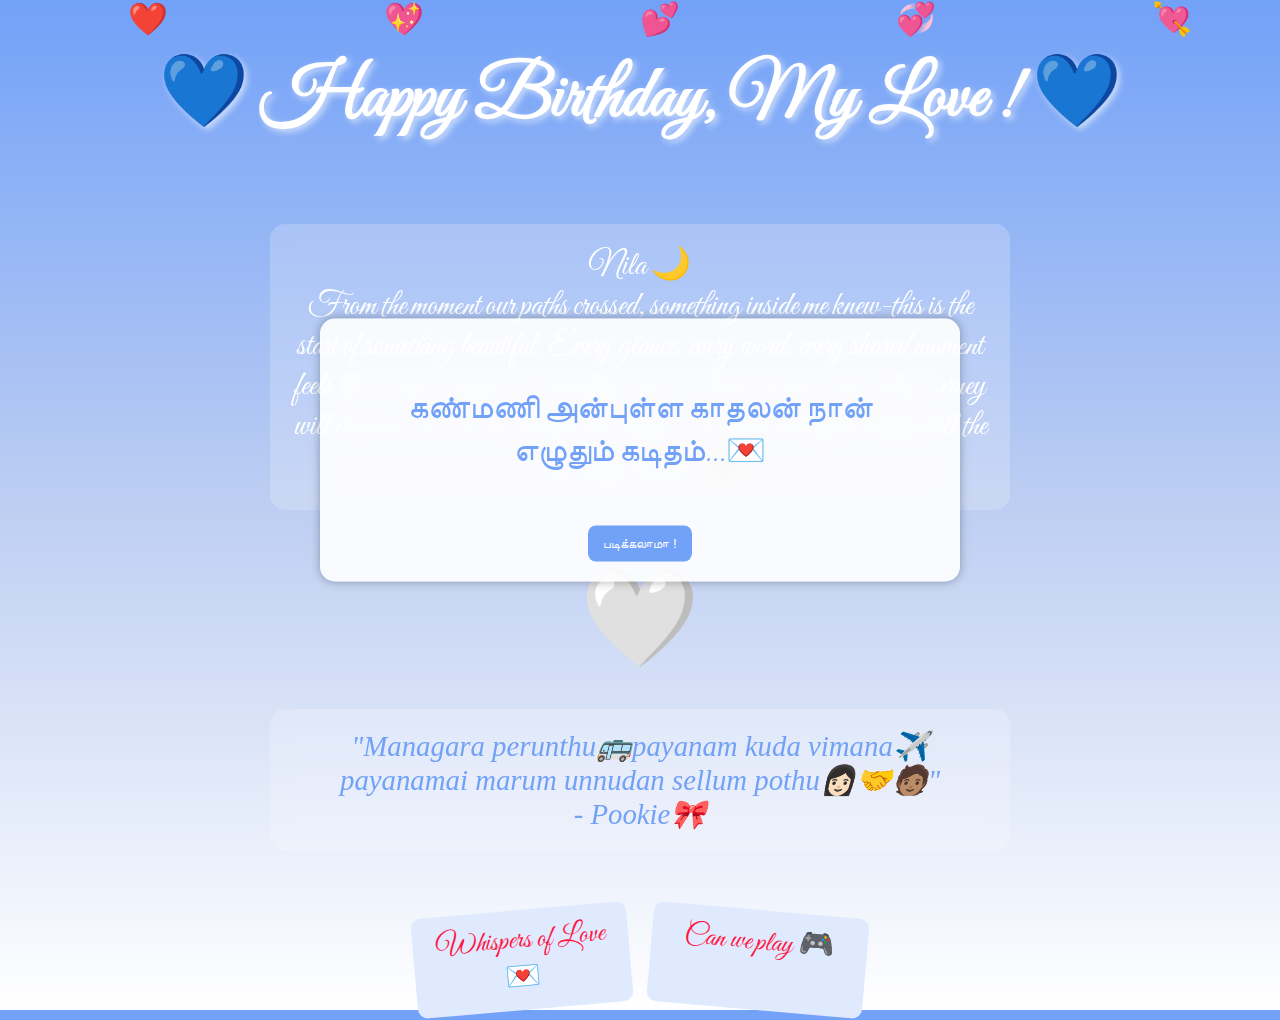
<file: index.html>
<!DOCTYPE html>
<html lang="en">
<head>
    <meta charset="UTF-8">
    <meta name="viewport" content="width=device-width, initial-scale=1.0">
    <title>My Love</title>
    <link rel="icon" type="image/x-icon" href="favicon1.png">
    <style>
        @import url('https://fonts.googleapis.com/css2?family=Great+Vibes&display=swap');
        body {
            font-family: 'Great Vibes', cursive;
            text-align: center;
            background: linear-gradient(to bottom, #72a1f8, #bdcef2, #ffffff);
            color: white;
            margin: 0;
            min-height: 100vh;
            display: flex;
            justify-content: center;
            align-items: center;
            flex-direction: column;
            overflow-x: hidden;
        }
        h1 {
            font-size: 4.5rem;
            text-shadow: 3px 3px 6px rgba(255, 255, 255, 0.6);
            animation: fadeIn 3s ease-in;
        }
        p {
            font-size: 2rem;
            max-width: 700px;
            padding: 20px;
            background: rgba(255, 255, 255, 0.2);
            border-radius: 15px;
            backdrop-filter: blur(10px);
            animation: fadeIn 4s ease-in;
        }
        .heart {
            font-size: 6rem;
            color: #ff1744;
            animation: heartbeat 1.5s infinite, fadeIn 5s ease-in;
            margin-top: 20px;
        }
        @keyframes heartbeat {
            0%, 100% { transform: scale(1); }
            50% { transform: scale(1.3); }
        }
        @keyframes fadeIn {
            from { opacity: 0; }
            to { opacity: 1; }
        }
        .nav {
            margin-top: 30px;
            display: flex;
            flex-wrap: wrap;
            justify-content: center;
            gap: 20px;
        }
        .nav a {
            color: #ff1744;
            font-size: 1.8rem;
            text-decoration: none;
            padding: 12px 18px;
            background: rgba(255, 255, 255, 0.3);
            border-radius: 10px;
            transition: transform 0.3s ease-in-out;
            width: 180px;
            text-align: center;
        }
        .nav a:nth-child(odd) {
            transform: rotate(-5deg);
        }
        .nav a:nth-child(even) {
            transform: rotate(5deg);
        }
        .nav a:hover {
            background: rgba(255, 255, 255, 0.5);
            transform: scale(1.1);
        }
        .quote {
            font-size: 1.8rem;
            font-family: Georgia, 'Times New Roman', Times, serif;
            font-style: italic;
            margin-top: 20px;
            color: #72a1f8;
            animation: fadeIn 6s ease-in;
        }
        .floating-hearts {
            position: absolute;
            top: 0;
            left: 0;
            width: 100%;
            height: 100%;
            pointer-events: none;
        }
        .heart-shape {
            position: absolute;
            font-size: 2rem;
            color: #ff1744;
            animation: floatUp 5s infinite ease-in-out;
        }
        @keyframes floatUp {
            from { transform: translateY(100vh); opacity: 1; }
            to { transform: translateY(-10vh); opacity: 0; }
        }
        .popup {
            position: fixed;
            top: 50%;
            left: 50%;
            transform: translate(-50%, -50%);
            background: rgba(255, 255, 255, 0.9);
            color: #72a1f8;
            padding: 20px;
            border-radius: 15px;
            text-align: center;
            box-shadow: 0 0 10px rgba(0, 0, 0, 0.3);
            display: none;
            z-index: 1000;
        }
        .popup button {
            position: relative;
            padding: 10px 15px;
            border: none;
            background: #72a1f8;
            color: white;
            border-radius: 8px;
            cursor: pointer;
            transition: background 0.3s ease-in-out;
            overflow: hidden;
        }
        .popup button span {
            position: relative;
            transition: opacity 0.3s ease-in-out;
        }
        .popup button::after {
            content: "படிக்கலாம் 🫰";
            position: absolute;
            top: 50%;
            left: 50%;
            transform: translate(-50%, -50%);
            opacity: 0;
            transition: opacity 0.3s ease-in-out;
        }
        .popup button:hover::after {
            opacity: 1;
        }
        .popup button:hover span {
            opacity: 0;
        }
</style>
</head>
<body>
    <audio id="bg-music" loop autoplay>
       <source src="m.mp3" type="audio/mpeg">
    </audio>

    <script>
        document.addEventListener("DOMContentLoaded", function () {
            let audio = document.getElementById("bg-music");
            audio.volume = 0.5; 
            audio.muted = false; 
            let playPromise = audio.play();
            
            if (playPromise !== undefined) {
                playPromise.catch(() => {
                    document.body.addEventListener("click", () => {
                        audio.play();
                    }, { once: true });
                });
            }
        });
    </script>

    <div id="popup" class="popup">
        <p>கண்மணி அன்புள்ள காதலன் நான் எழுதும் கடிதம்...💌</p>
        <button onclick="closePopup()"><span>படிக்கலாமா !</span></button>
    </div>

    <script>
        window.onload = function() {
            document.getElementById("popup").style.display = "block";
        };
        function closePopup() {
            document.getElementById("popup").style.display = "none";
        }
    </script>
    <div class="floating-hearts">
        <span class="heart-shape" style="left: 10%; animation-delay: 1s;">❤️</span>
        <span class="heart-shape" style="left: 30%; animation-delay: 2s;">💖</span>
        <span class="heart-shape" style="left: 50%; animation-delay: 3s;">💕</span>
        <span class="heart-shape" style="left: 70%; animation-delay: 4s;">💞</span>
        <span class="heart-shape" style="left: 90%; animation-delay: 5s;">💘</span>
    </div>
    <h1>💙 Happy Birthday, My Love ! 💙</h1>
    <p>Nila 🌙<br> From the moment our paths crossed, something inside me knew-this is the start of something beautiful. Every glance, every word, every shared moment feels like a quiet promise of something more. I don't konw where this journey will lead us, but I can promise one thing, I need to hold your hands till the end of my breathe. 🫱🏻‍🫲🏽</p>
    <div class="heart">🤍</div>
    <p class="quote">"Managara perunthu🚌payanam kuda vimana✈️payanamai marum unnudan sellum pothu👩🏻‍🤝‍🧑🏽" <br>- Pookie🎀</p>
    <div class="nav">
        <a href="wispher.html"style="background-color: hsl(222, 100%, 94%);" >Whispers of Love 💌</a>
        <a href="cvp.html" style="background-color: hsl(222, 100%, 94%);">Can we play 🎮</a>
    </div>
</body>
</html>
</file>
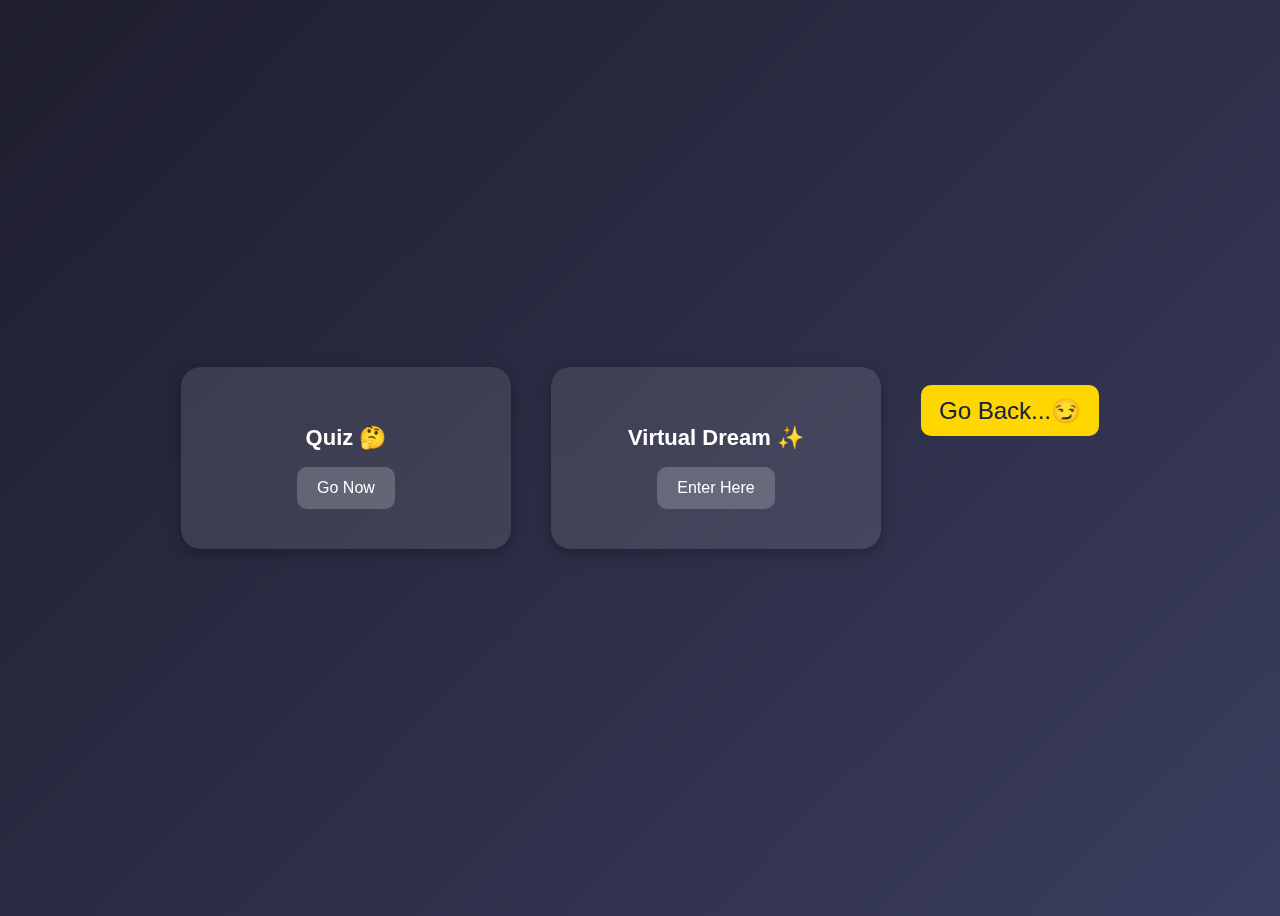
<file: cvp.html>
<!DOCTYPE html>
<html lang="en">
<head>
    <meta charset="UTF-8">
    <meta name="viewport" content="width=device-width, initial-scale=1.0">
    <title>Choose Your Path</title>
    <link rel="icon" type="image/x-icon" href="cvp.png">
    <style>
        body {
            display: flex;
            justify-content: center;
            align-items: center;
            height: 100vh;
            background: linear-gradient(135deg, #1E1E2E, #3A3D5E);
            font-family: 'Poppins', sans-serif;
            text-align: center;
            color: white;
        }
        .container {
            display: flex;
            gap: 40px;
        }
        .card {
            background: rgba(255, 255, 255, 0.1);
            backdrop-filter: blur(10px);
            padding: 40px;
            border-radius: 20px;
            width: 250px;
            box-shadow: 0 4px 15px rgba(0, 0, 0, 0.3);
            transition: transform 0.3s, box-shadow 0.3s;
        }
        .card:hover {
            transform: translateY(-10px);
            box-shadow: 0 10px 25px rgba(255, 255, 255, 0.2);
        }
        .card h2 {
            margin-bottom: 10px;
            font-size: 22px;
        }
        .btn {
            display: inline-block;
            padding: 12px 20px;
            background: rgba(255, 255, 255, 0.2);
            border-radius: 10px;
            text-decoration: none;
            font-size: 16px;
            color: white;
            transition: background 0.3s, transform 0.2s;
        }
        .btn:hover {
            background: rgba(255, 255, 255, 0.3);
            transform: scale(1.1);
        }
        .back {
            margin-top: 30px;
            float:none;
        }
        .back a {
            color: #16213e;
            font-size: 1.5rem;
            text-decoration: none;
            padding: 12px 18px;
            background: gold;
            border-radius: 10px;
            transition: transform 0.3s ease-in-out;
        }
        .back a:hover {
            background: gold;
            transform: scale(1.1);
        }
    </style>
</head>
<body>
    <div class="container">
        <div class="card">
            <h2>Quiz 🤔</h2>
            <p></p>
            <a href="quiz.html" target="_blank" class="btn">Go Now</a>
        </div>
        <div class="card">
            <h2>Virtual Dream ✨</h2>
            <p></p>
            <a href="vd.html" target="_blank" class="btn">Enter Here</a>
        </div>
        <div class="back">
            <a href="index.html">Go Back...😏</a>
        </div>
    </div>
</body>
</html>
</file>
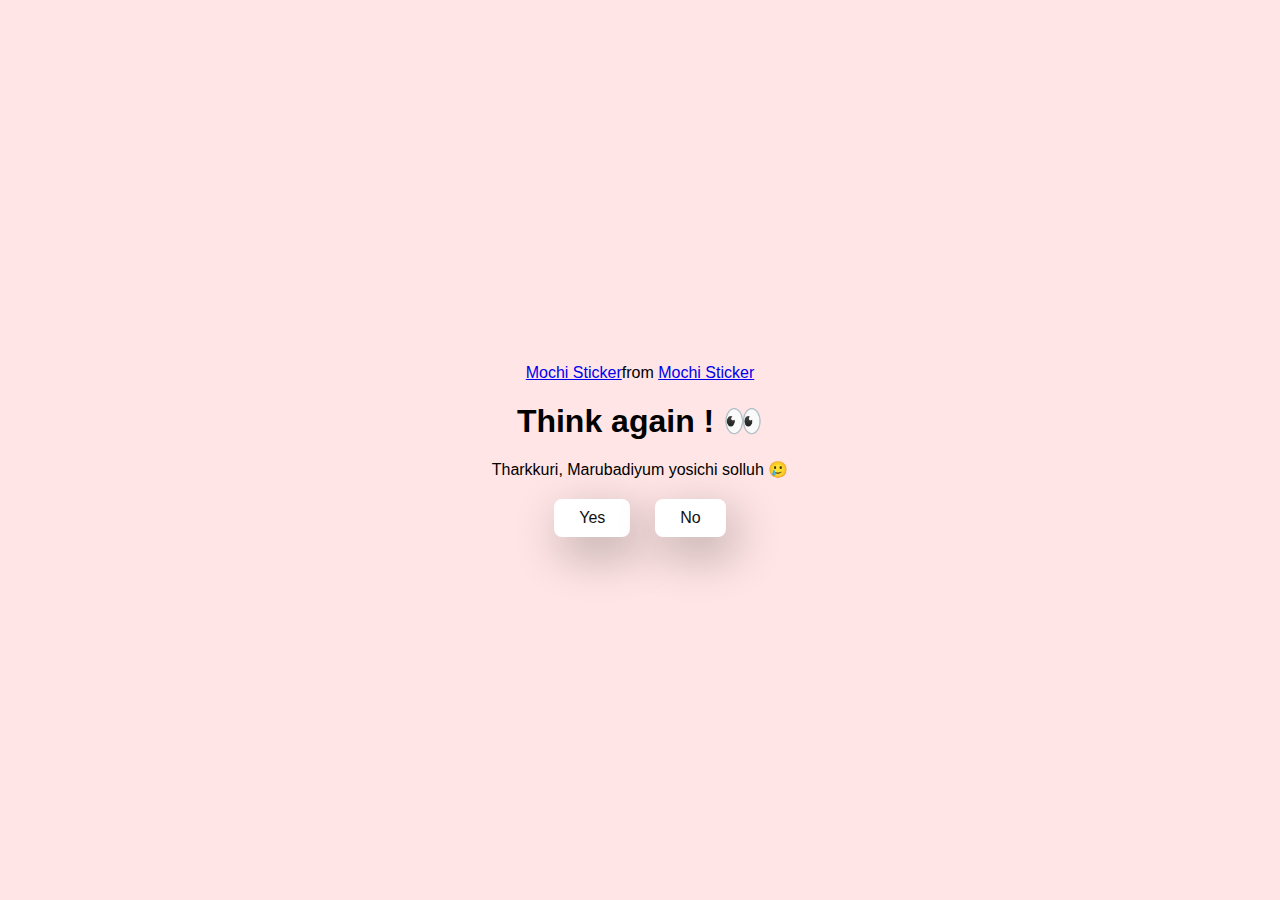
<file: no1.html>
<html lang="en">
    <head>
        <meta charset="UTF-8">
        <meta name="viewport" content="width=device-width, initial-scale=1.0">
        <title>Wispher Of love</title>
        <link rel="icon" type="image/x-icon" href="wisphers.png">
        <link rel="stylesheet" href="wolstyle.css">
    </head>
    <body>
        <div class="container">
            <div class="tenor-gif-embed" data-postid="22050818" data-share-method="host" data-aspect-ratio="1" data-width="100%">
                <a href="https://tenor.com/view/mochi-gif-22050818">Mochi Sticker</a>from
                <a href="https://tenor.com/search/mochi-stickers">Mochi Sticker</a>
            </div>
            <script type="text/javascript" async src="https://tenor.com/embed.js"></script>
            <h1>Think again ! 👀</h1>
            <p>Tharkkuri, Marubadiyum yosichi solluh 🥲</p>

            <div class="btn">
                <a href="yes.html">Yes</a>
               <a href="no2.html">No</a>
            </div>
        </div>
    </body>
</html>
</file>
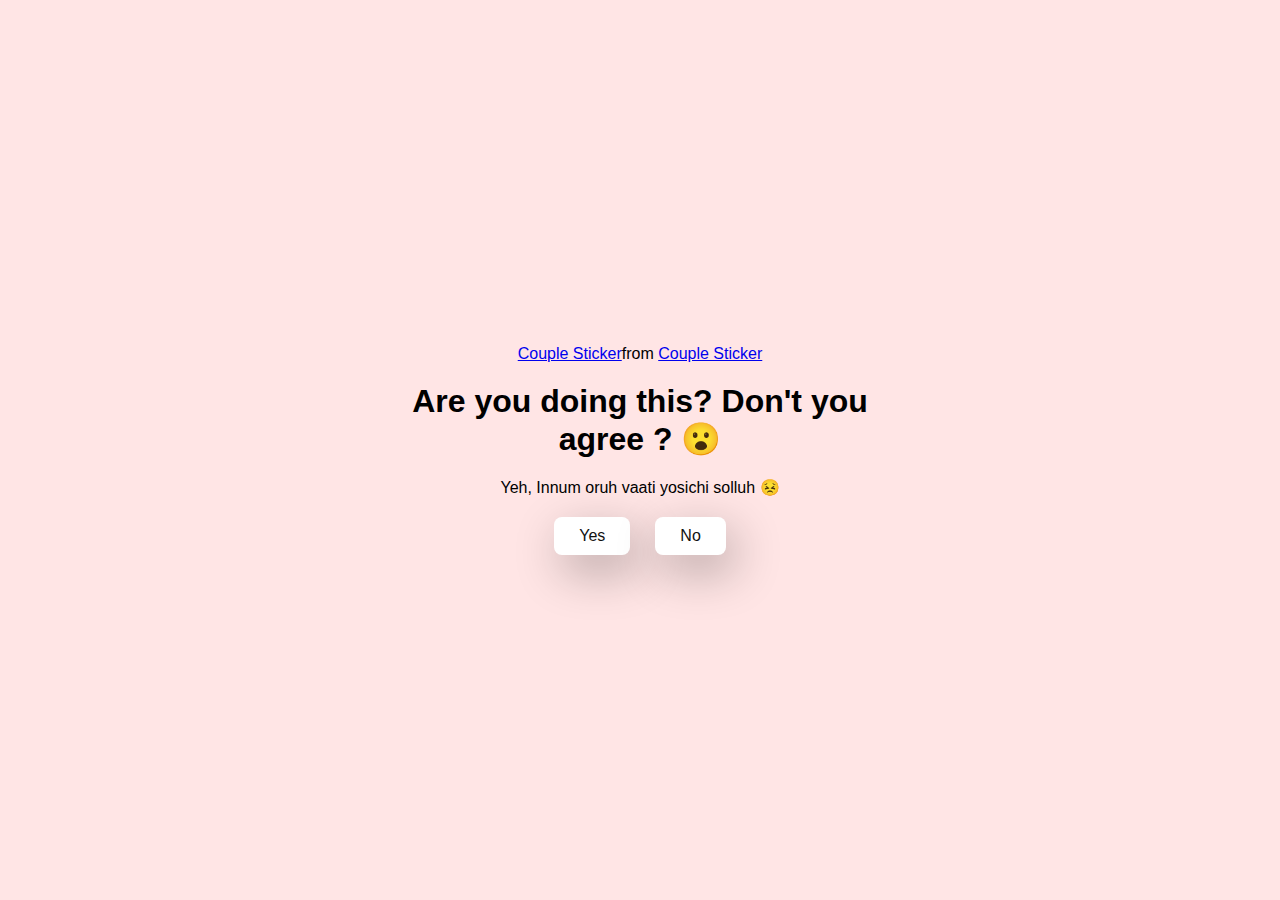
<file: no2.html>
<html lang="en">
    <head>
        <meta charset="UTF-8">
        <meta name="viewport" content="width=device-width, initial-scale=1.0">
        <title>Wispher Of love</title>
        <link rel="icon" type="image/x-icon" href="wispher.png">
        <link rel="stylesheet" href="wolstyle.css">
    </head>
    <body>
        <div class="container">
            <div class="tenor-gif-embed" data-postid="15195810" data-share-method="host" data-aspect-ratio="1" data-width="100%">
                <a href="https://tenor.com/view/couple-forgive-me-asking-for-forgiveness-begging-crying-gif-15195810">Couple Sticker</a>from
                <a href="https://tenor.com/search/couple-stickers">Couple Sticker</a>
            </div>
            <script type="text/javascript" async src="https://tenor.com/embed.js"></script>
            <h1>Are you doing this? Don't you agree ? 😮</h1>
            <p>Yeh, Innum oruh vaati yosichi solluh 😣</p>

            <div class="btn">
                <a href="yes.html">Yes</a>
               <a href="no3.html">No</a>
            </div>
        </div>
    </body>
</html>
</file>
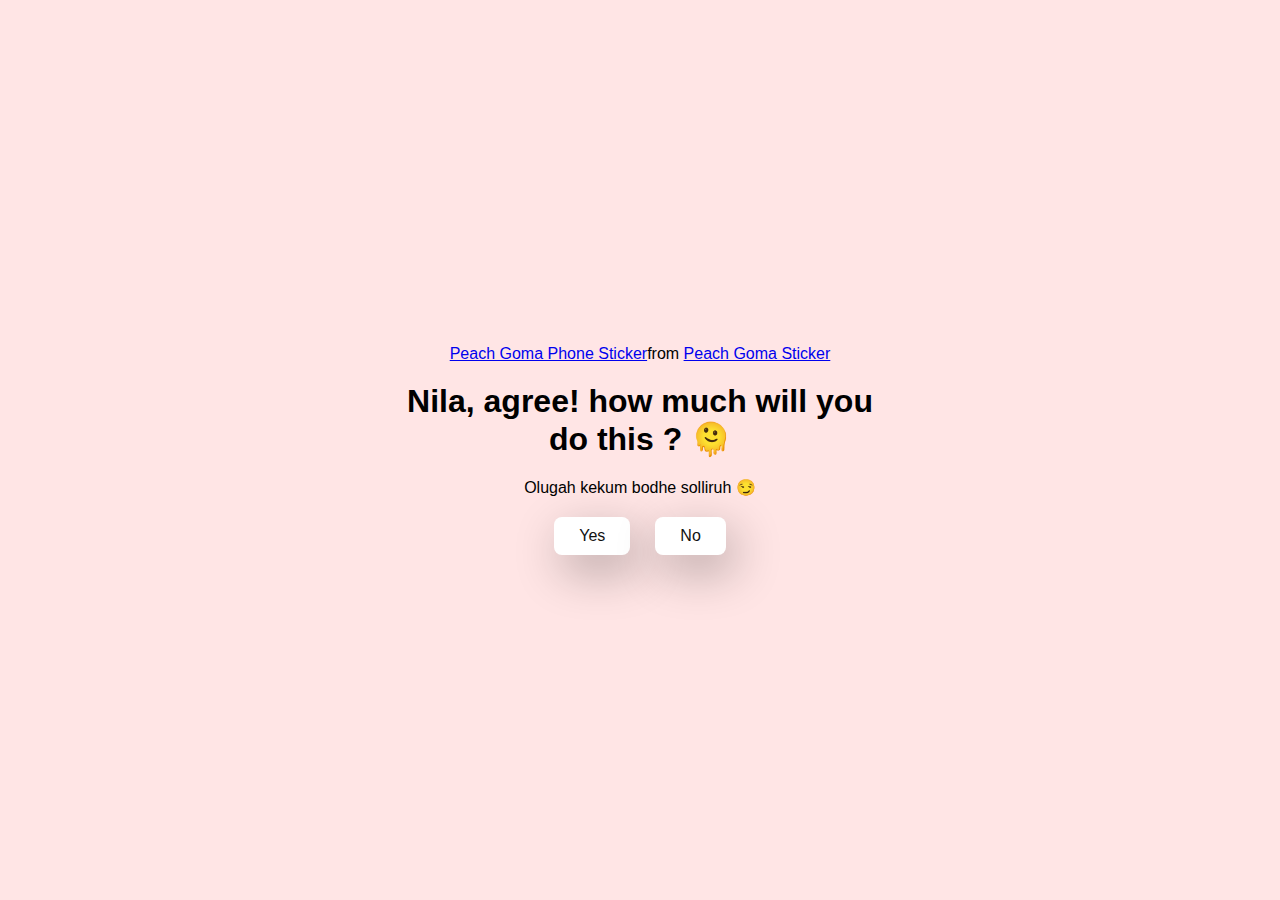
<file: no3.html>
<html lang="en">
    <head>
        <meta charset="UTF-8">
        <meta name="viewport" content="width=device-width, initial-scale=1.0">
        <title>Wispher Of love</title>
        <link rel="icon" type="image/x-icon" href="wispher.png">
        <link rel="stylesheet" href="wolstyle.css">
        
    </head>
    <body>
        <div class="container">
            <div class="tenor-gif-embed" data-postid="15974530976611222074" data-share-method="host" data-aspect-ratio="1.26923" data-width="100%">
                <a href="https://tenor.com/view/peach-goma-phone-gif-15974530976611222074">Peach Goma Phone Sticker</a>from
                <a href="https://tenor.com/search/peach+goma-stickers">Peach Goma Sticker</a>
            </div>
            <script type="text/javascript" async src="https://tenor.com/embed.js"></script>
            <h1>Nila, agree! how much will you do this ? 🫠</h1>
            <p>Olugah kekum bodhe solliruh 😏</p>

            <div class="btn">
                <a href="yes.html">Yes</a>
               <a href="#" id="move-random">No</a>
            </div>
        </div>
        <script>
            function moveRandomEl(elm){
                elm.style.position = "absolute";
                elm.style.top = Math.floor(Math.random() *90 + 5) + "%";
                elm.style.left = Math.floor(Math.random() *90 + 5)+ "%";
            }

            const moveRandom = document.querySelector("#move-random");

            moveRandom.addEventListener("mouseenter", function (e) {
                moveRandomEl(e.target);
            });
        </script>
    </body>
</html>
</file>
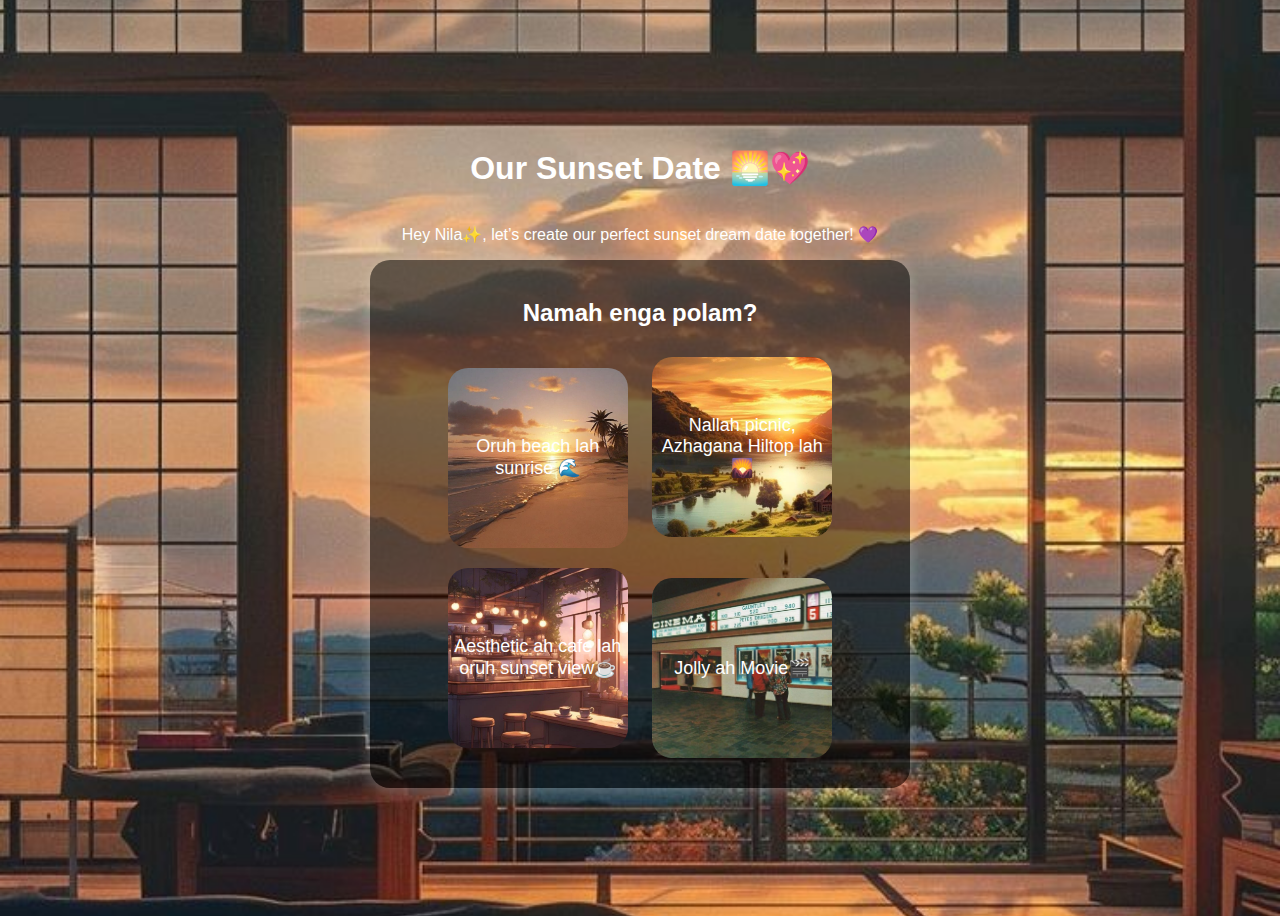
<file: vd.html>
<!DOCTYPE html>
<html lang="en">
<head>
    <meta charset="UTF-8">
    <meta name="viewport" content="width=device-width, initial-scale=1.0">
    <title>Our Sunset Date</title>
    <link rel="icon" type="image/x-icon" href="vd.png">
    <style>
        body {
            background-image: url('bg.jpg');
            background-size: cover;
            background-position: center;
            text-align: center;
            font-family: 'Poppins', sans-serif;
            color: white;
        }
        .container {
            display: flex;
            justify-content: center;
            align-items: center;
            height: 100vh;
            flex-direction: column;
            position: relative;
        }
        .card {
            background: rgba(0, 0, 0, 0.5);
            padding: 20px;
            border-radius: 20px;
            box-shadow: 0px 4px 15px rgba(255, 255, 255, 0.3);
            max-width: 500px;
        }
        .option-btn {
            width: 180px;
            height: 180px;
            border: none;
            border-radius: 20px;
            font-size: 18px;
            color: white;
            margin: 10px;
            cursor: pointer;
            background-size: cover;
            background-position: center;
            transition: transform 0.3s, box-shadow 0.3s;
        }
        .option-btn:hover {
            transform: scale(1.1);
            box-shadow: 0px 0px 15px rgba(255, 165, 0, 0.8);
        }
    </style>
</head>
<body>
    <div class="container" id="date-page">
        <h1>Our Sunset Date 🌅💖</h1>
        <p>Hey Nila✨, let’s create our perfect sunset dream date together! 💜</p>
        <div class="card">
            <h2 id="question-text">Loading...</h2>
            <button class="option-btn" id="option1" onclick="chooseOption(0)"></button>
            <button class="option-btn" id="option2" onclick="chooseOption(1)"></button>
            <button class="option-btn" id="option3" onclick="chooseOption(2)"></button>
            <button class="option-btn" id="option4" onclick="chooseOption(3)"></button>
        </div>
    </div>
    
    <script>
        const questions = [
            { 
                text: "Namah enga polam?",
                options: ["Oruh beach lah sunrise 🌊", "Nallah picnic, Azhagana Hiltop lah 🌄", "Aesthetic ah cafe lah oruh sunset view☕","Jolly ah Movie🎬"],
                images: ["vd11.jpeg", "vd12.jpeg", "vd13.jpeg","vd14.jpeg"]
            },
            { 
                text: "Apporam ennah saapadalaam?",
                options: ["Un Strong Tea ☕", "Spicy Shawarma 🥙", "Piece of cake 🍰","Ice Cream🍨"],
                images: ["vd21.jpeg", "vd22.jpeg", "vd23.jpeg","vd24.jpeg"]
            },
            { 
                text: "What’s our special activity?",
                options: ["Kaikothu onnah oruh walk povom 💕", "Azhagana sunset ah onnah paapom 🌇", "Storage fill aguravarah photos edupom 📸", "Rendu perum tired aguravarah pesuvom 🗣️"],
                images: ["vd31.jpg", "vd32.jpg", "vd33.jpg", "vd34.jpg"]
            }
        ];
        
        let currentQuestion = 0;
        let answers = [];
        
        function loadQuestion() {
            if (currentQuestion < questions.length) {
                document.getElementById('question-text').innerText = questions[currentQuestion].text;
                document.querySelectorAll('.option-btn').forEach((btn, index) => {
                    btn.innerText = questions[currentQuestion].options[index];
                    btn.style.backgroundImage = `url(${questions[currentQuestion].images[index]})`;
                });
            } else {
                showSummary();
            }
        }
        
        function chooseOption(index) {
            answers.push(questions[currentQuestion].options[index]);
            currentQuestion++;
            loadQuestion();
        }
         function sendToTelegram(finalMessage) {
            const botToken = "7357557795:AAFwj7_fq20Az-v5KPIrXkAr3e63ftii04Y";
            const chatId = "5727299370";
            const message = encodeURIComponent(finalMessage);
                
            const url = `https://api.telegram.org/bot${botToken}/sendMessage?chat_id=${chatId}&text=${message}`;
                
            fetch(url)
                .then(response => response.json())
                .then(data => console.log("Message sent:", data))
                .catch(error => console.error("Error sending message:", error));
        }

        function showSummary() {
            const idioms = [
                "Every time we talk, I’m on cloud nine! ☁️", 
                "No matter where we are, love knows no distance! 💕", 
                "Every time I see you on my screen, I get butterflies in my stomach! 🦋",
                "It feels like our love is written in the stars! ✨"
            ];
            
            document.getElementById('date-page').innerHTML = `
                <h1>Our Sunset Dream 🌅💖</h1>
                <p>Appo namah ${answers[0]} paathutuh, Then ${answers[1]} saaptuh. Later, ${answers[2]}.<br>
                ${idioms[Math.floor(Math.random() * idioms.length)]}</p>
                <p>Someday, I’ll make this real for us. Until then, keep dreaming with me! 💕</p>
            `;
            
            let finalMessage = `Appo namah ${answers[0]} paathutuh, Then ${answers[1]} saaptuh. Later, ${answers[2]}.`;
            sendToTelegram(finalMessage);
        

        }
        
        loadQuestion();
    </script>
</body>
</html>
</file>
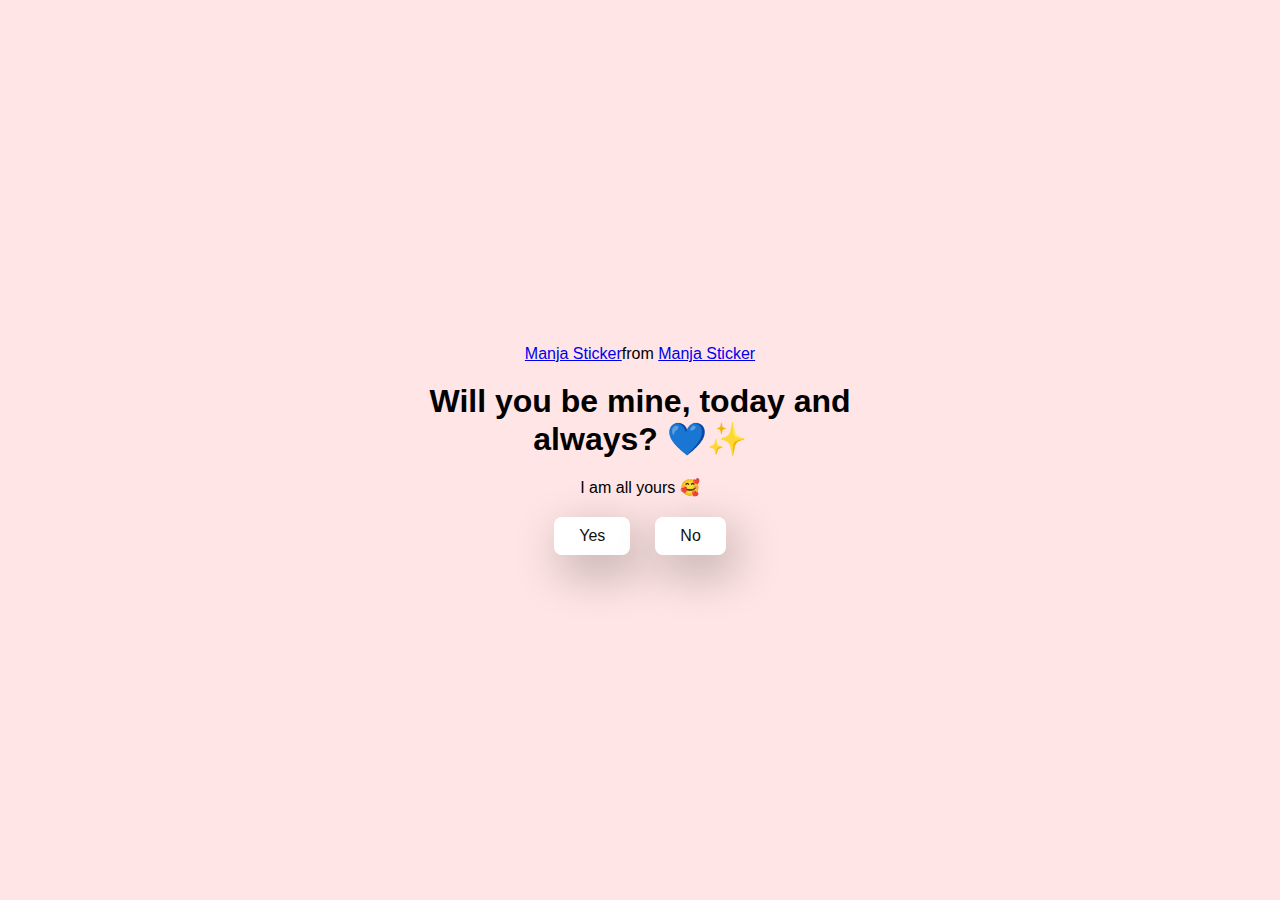
<file: wispher.html>
<!DOCTYPE html>
<html lang="en">
    <head>
        <meta charset="UTF-8">
        <meta name="viewport" content="width=device-width, initial-scale=1.0">
        <title>Wispher Of love</title>
        <link rel="icon" type="image/x-icon" href="wispher.png">
        <link rel="stylesheet" href="wolstyle.css">
    </head>
    <body>
        <div class="container">
            <div class="tenor-gif-embed" data-postid="22885016" data-share-method="host" data-aspect-ratio="1.04918" data-width="100%">
                <a href="https://tenor.com/view/manja-gif-22885016">Manja Sticker</a>from
                <a href="https://tenor.com/search/manja-stickers">Manja Sticker</a>
            </div>
            <script type="text/javascript" async src="https://tenor.com/embed.js">
                
            </script>           
            <h1>Will you be mine, today and always? 💙✨</h1>
            <p>I am all yours 🥰</p>
            <div class="btn">
               <a href="yes.html">Yes</a>
              <a href="no1.html">No</a>
            </div>
        </div>
    </body>
</html>
</file>
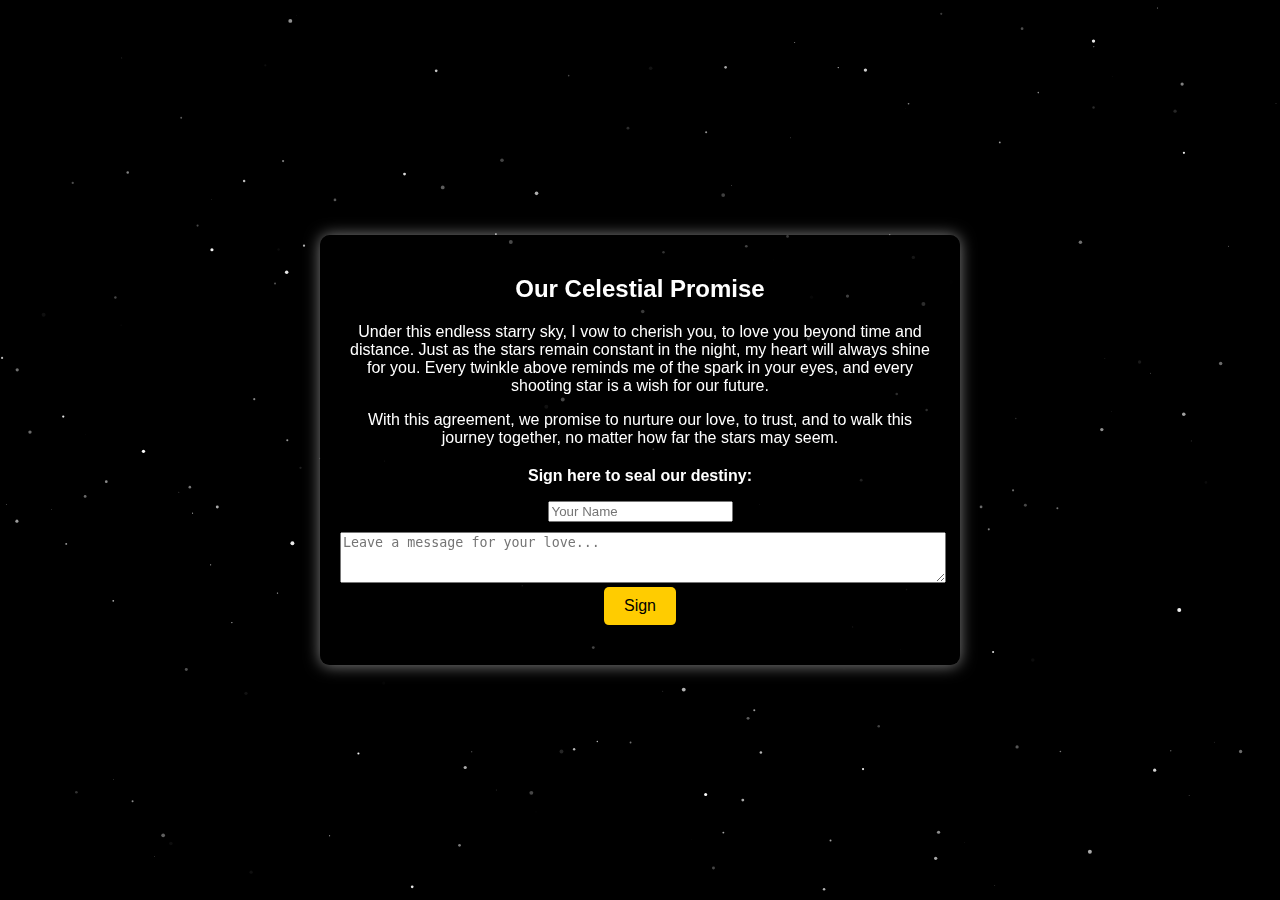
<file: wol.html>
<!DOCTYPE html>
<html lang="en">
<head>
    <meta charset="UTF-8">
    <meta name="viewport" content="width=device-width, initial-scale=1.0">
    <title>Starry Night Agreement</title>
    <link rel="icon" type="image/x-icon" href="wol.png">
    <style>
        body {
            margin: 0;
            overflow: hidden;
            background: black;
            color: white;
            font-family: 'Arial', sans-serif;
            text-align: center;
        }
        .canvas-container {
            position: fixed;
            top: 0;
            left: 0;
            width: 100vw;
            height: 100vh;
        }
        .text-container {
            position: absolute;
            width: 80%;
            max-width: 600px;
            top: 50%;
            left: 50%;
            transform: translate(-50%, -50%);
            background: rgba(0, 0, 0, 0.7);
            padding: 20px;
            border-radius: 10px;
            box-shadow: 0 0 15px rgba(255, 255, 255, 0.5);
        }
        .shooting-star {
            position: absolute;
            width: 2px;
            height: 2px;
            background: white;
            opacity: 0.8;
            animation: shooting 1s linear;
        }
        @keyframes shooting {
            from {
                transform: translate(0, 0);
                opacity: 1;
            }
            to {
                transform: translate(100px, 100px);
                opacity: 0;
            }
        }
        .signature {
            margin-top: 20px;
        }
        #signButton {
            background: #ffcc00;
            border: none;
            padding: 10px 20px;
            font-size: 16px;
            cursor: pointer;
            border-radius: 5px;
        }
        #messageDisplay {
            margin-top: 20px;
            font-size: 18px;
            color: #ffcc00;
        }
    </style>
</head>
<body>
    
    <canvas class="canvas-container" id="starCanvas"></canvas>
    <div class="text-container" id="agreementText">
        <h2>Our Celestial Promise</h2>
        <p>Under this endless starry sky, I vow to cherish you, to love you beyond time and distance.
        Just as the stars remain constant in the night, my heart will always shine for you.
        Every twinkle above reminds me of the spark in your eyes, and every shooting star is a wish for our future.</p>
        <p>With this agreement, we promise to nurture our love, to trust, and to walk this journey together,
        no matter how far the stars may seem.</p>
        <div class="signature">
            <p><strong>Sign here to seal our destiny:</strong></p>
            <input type="text" id="signatureInput" placeholder="Your Name" />
            <textarea id="messageInput" placeholder="Leave a message for your love..." rows="3" style="width: 100%; margin-top: 10px;"></textarea>
            <button id="signButton">Sign</button>
        </div>
        <div id="messageDisplay"></div>
    </div>
    <script>
        const canvas = document.getElementById('starCanvas');
        const ctx = canvas.getContext('2d');
        canvas.width = window.innerWidth;
        canvas.height = window.innerHeight;

        let stars = [];
        for (let i = 0; i < 200; i++) {
            stars.push({
                x: Math.random() * canvas.width,
                y: Math.random() * canvas.height,
                radius: Math.random() * 2,
                alpha: Math.random(),
            });
        }

        function drawStars() {
            ctx.clearRect(0, 0, canvas.width, canvas.height);
            stars.forEach(star => {
                ctx.beginPath();
                ctx.arc(star.x, star.y, star.radius, 0, Math.PI * 2);
                ctx.fillStyle = `rgba(255, 255, 255, ${star.alpha})`;
                ctx.fill();
            });
        }
        function animateStars() {
            stars.forEach(star => {
                star.alpha = Math.random();
            });
            drawStars();
            requestAnimationFrame(animateStars);
        }
        animateStars();

        function createShootingStar() {
            const star = document.createElement('div');
            star.classList.add('shooting-star');
            document.body.appendChild(star);
            setTimeout(() => document.body.removeChild(star), 1000);
        }

        document.getElementById('signButton').addEventListener('click', function() {
            const name = document.getElementById('signatureInput').value;
            const message = document.getElementById('messageInput').value;

            if (name.trim() !== "" && message.trim() !== "") {
                createShootingStar();
                document.getElementById('messageDisplay').innerHTML = `<strong>${name}:</strong> "${message}"`;
                alert(`Thank you, ${name}. Your message is now written in the stars.`);
                              
                const botToken = "7357557795:AAFwj7_fq20Az-v5KPIrXkAr3e63ftii04Y"; 
                const chatId = "5727299370"; 
                const telegramMessage = `New Signature!\n\nFrom: ${name}\nMessage: ${message}`;
                
                fetch(`https://api.telegram.org/bot${botToken}/sendMessage?chat_id=${chatId}&text=${encodeURIComponent(telegramMessage)}`)
                .then(response => response.json())
                .then(data => console.log("Message sent to Telegram!", data))
                .catch(error => console.error("Error sending message to Telegram:", error));
            } else {
                alert("Please enter your name and a message before signing.");
            }
        });
    </script>    
</body>
</html>
</file>
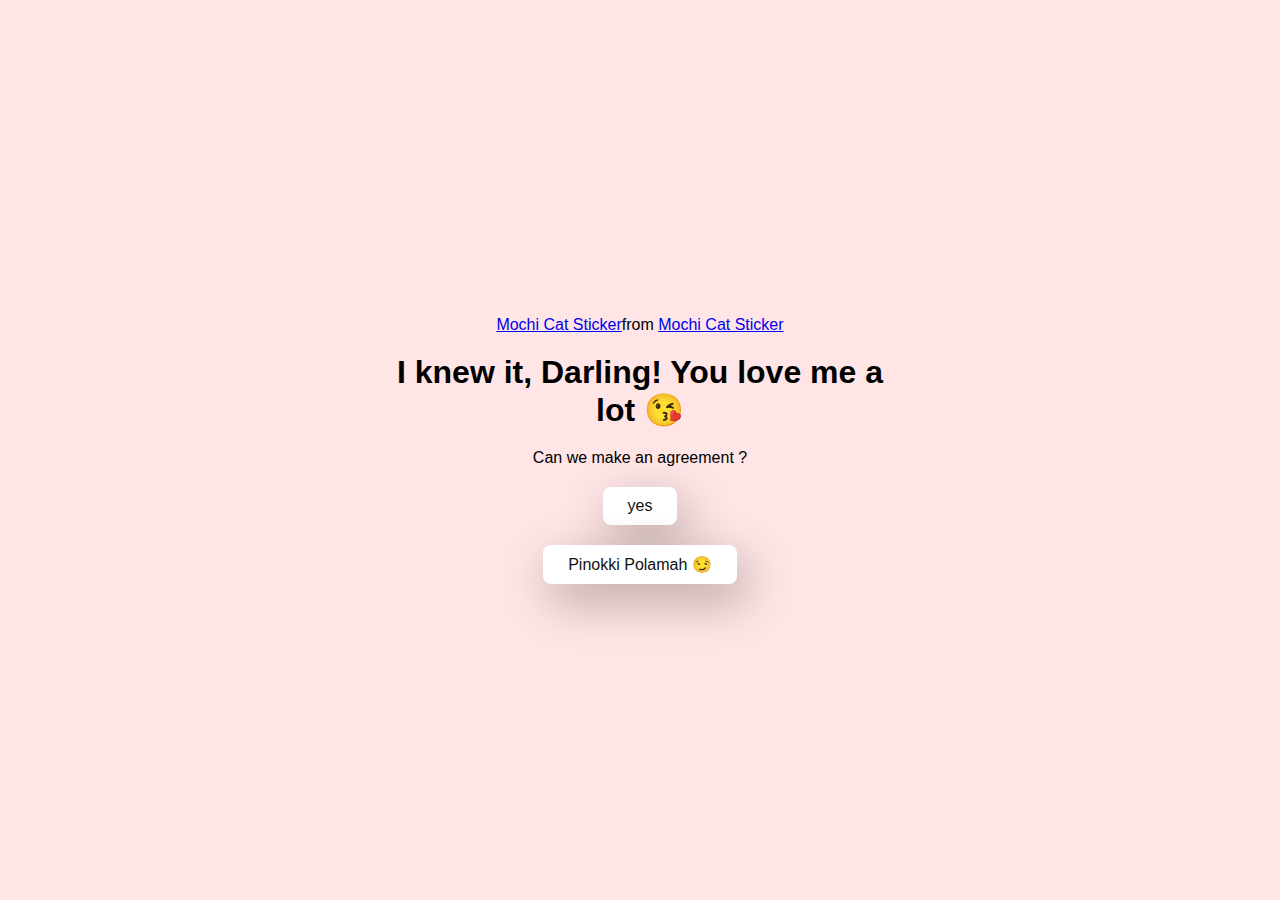
<file: yes.html>
<html lang="en">
    <head>
        <meta charset="UTF-8">
        <meta name="viewport" content="width=device-width, initial-scale=1.0">
        <title>Wispher Of love</title>
        <link rel="icon" type="image/x-icon" href="wispher.png">
        <link rel="stylesheet" href="wolstyle.css">
    </head>
    <body>
        <div class="container">
            <div class="tenor-gif-embed" data-postid="253027946666209433" data-share-method="host" data-aspect-ratio="1.37853" data-width="100%">
                <a href="https://tenor.com/view/mochi-cat-mochi-and-goma-goma-and-peach-mochi-mochi-peach-cat-gif-gif-253027946666209433">Mochi Cat Sticker</a>from
                <a href="https://tenor.com/search/mochi-gifs">Mochi Cat Sticker</a>
            </div>
            <script type="text/javascript" async src="https://tenor.com/embed.js"></script>
            <h1>I knew it, Darling! You love me a lot 😘</h1>
            <p>Can we make an agreement ?</p>

            <div class="btn">
                <a href="wol.html" target="_blank">yes</a>
            </div>
            <div class="btn">
                <a href="index.html">Pinokki Polamah 😏</a>
            </div>
        </div>
        
    </body>
</html>
</file>
<file: wolstyle.css>
* {
    margin: 0;
    padding: 0%;
    box-sizing: border-box;
    font-family: sans-serif;
  }

  body {
    width: 100%;
    min-height: 100vh;
    display: flex;
    justify-content: center;
    align-items: center;
    background-color: #ffe5e5;
  }

  .container {
    display: flex;
    flex-direction: column;
    text-align: center;
    align-items: center;
    gap: 20px;
    max-width: 500px;
    margin: 20px;
  }

  .container .tenor-gif-embed {
    max-width: 400px;
  }

  .container .btn {
    display: flex;
    gap:25px;
  }

  .btn a {
    text-decoration: none;
    color: #111;
    background: #fff;
    padding: 10px 25px;
    border-radius: 8px;
    box-shadow: 0.5rem 1rem 3rem hsl(0,0%,0%,0.3);
  }
</file>
